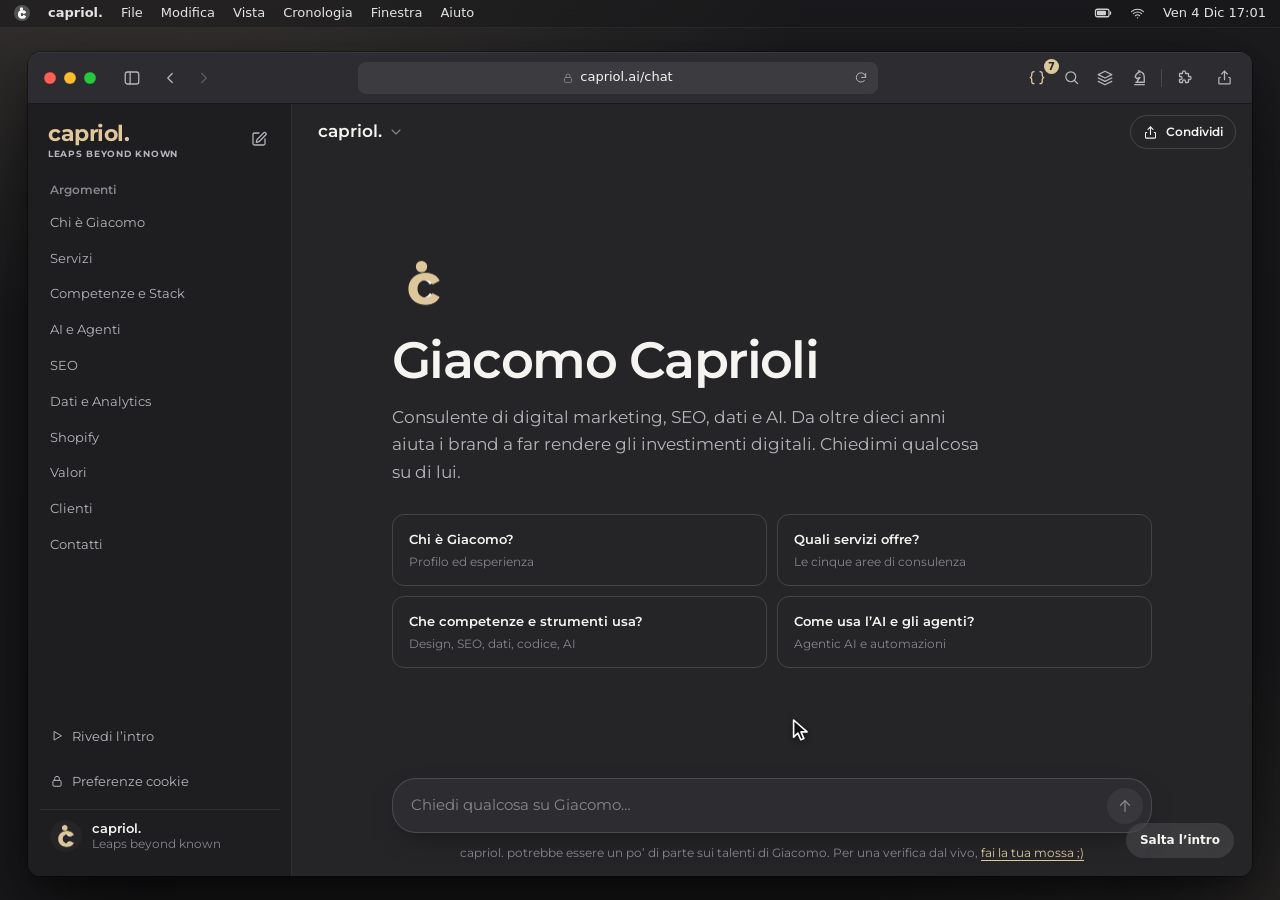
<file: index.html>
<!doctype html>
<html lang="it" dir="ltr">
<head>
  <meta charset="utf-8">
  <meta name="viewport" content="width=device-width, initial-scale=1, viewport-fit=cover">

  <!-- Google Tag Manager + Consent Mode v2
       I consensi partono "denied"; la scelta del visitatore viene salvata
       in localStorage e applicata qui alle visite successive. -->
  <script>
    window.dataLayer = window.dataLayer || [];
    function gtag(){dataLayer.push(arguments);}
    (function () {
      var choice = null;
      try { choice = localStorage.getItem('capriol:consent'); } catch (e) {}
      gtag('consent', 'default', {
        ad_storage: 'denied',
        ad_user_data: 'denied',
        ad_personalization: 'denied',
        analytics_storage: choice === 'granted' ? 'granted' : 'denied'
      });
    })();
    gtag('js', new Date());
    dataLayer.push({ 'gtm.start': new Date().getTime(), event: 'gtm.js' });
  </script>
  <script async src="https://www.googletagmanager.com/gtm.js?id=GTM-T5VM84TV"></script>
  <!-- End Google Tag Manager -->
  <title>Giacomo Caprioli | Consulente Digital Marketing, SEO, Data e AI</title>
  <meta name="description" content="Consulente di digital marketing con oltre 10 anni di esperienza: strategia, SEO, digital analytics, dati e AI agentica per far rendere gli investimenti.">
  <meta name="author" content="Giacomo Caprioli">
  <meta name="robots" content="index, follow, max-image-preview:large">
  <link rel="canonical" href="https://capriol.github.io/capriol/">

  <meta name="theme-color" content="#252528">
  <meta name="color-scheme" content="dark">

  <!-- Open Graph / social -->
  <meta property="og:type" content="profile">
  <meta property="og:locale" content="it_IT">
  <meta property="og:site_name" content="capriol.">
  <meta property="og:title" content="Giacomo Caprioli | Digital marketing, SEO, data e AI">
  <meta property="og:description" content="Un browser, un LLM e un dataLayer: il portfolio interattivo di Giacomo Caprioli, consulente di digital marketing.">
  <meta property="og:url" content="https://capriol.github.io/capriol/">
  <meta property="og:image" content="https://capriol.github.io/capriol/assets/img/og-image.png">
  <meta property="og:image:width" content="1200">
  <meta property="og:image:height" content="630">
  <meta property="og:image:alt" content="Finestra di browser con la chat di capriol. e il nome di Giacomo Caprioli">
  <meta property="profile:first_name" content="Giacomo">
  <meta property="profile:last_name" content="Caprioli">
  <meta name="twitter:card" content="summary_large_image">

  <!-- Icone -->
  <link rel="icon" href="assets/favicon/favicon.ico" sizes="48x48">
  <link rel="icon" href="assets/favicon/favicon-32.png" type="image/png" sizes="32x32">
  <link rel="apple-touch-icon" href="assets/favicon/apple-touch-icon.png">
  <link rel="manifest" href="site.webmanifest">

  <!-- Web app installabile: Android (manifest) e iOS (meta Apple + splash screen) -->
  <meta name="application-name" content="capriol.">
  <meta name="mobile-web-app-capable" content="yes">
  <meta name="apple-mobile-web-app-capable" content="yes">
  <meta name="apple-mobile-web-app-title" content="capriol.">
  <meta name="apple-mobile-web-app-status-bar-style" content="black-translucent">
  <meta name="format-detection" content="telephone=no">
  <link rel="apple-touch-startup-image" href="assets/img/pwa/splash/splash-1320x2868.png" media="(device-width: 440px) and (device-height: 956px) and (-webkit-device-pixel-ratio: 3) and (orientation: portrait)">
  <link rel="apple-touch-startup-image" href="assets/img/pwa/splash/splash-1206x2622.png" media="(device-width: 402px) and (device-height: 874px) and (-webkit-device-pixel-ratio: 3) and (orientation: portrait)">
  <link rel="apple-touch-startup-image" href="assets/img/pwa/splash/splash-1290x2796.png" media="(device-width: 430px) and (device-height: 932px) and (-webkit-device-pixel-ratio: 3) and (orientation: portrait)">
  <link rel="apple-touch-startup-image" href="assets/img/pwa/splash/splash-1179x2556.png" media="(device-width: 393px) and (device-height: 852px) and (-webkit-device-pixel-ratio: 3) and (orientation: portrait)">
  <link rel="apple-touch-startup-image" href="assets/img/pwa/splash/splash-1284x2778.png" media="(device-width: 428px) and (device-height: 926px) and (-webkit-device-pixel-ratio: 3) and (orientation: portrait)">
  <link rel="apple-touch-startup-image" href="assets/img/pwa/splash/splash-1170x2532.png" media="(device-width: 390px) and (device-height: 844px) and (-webkit-device-pixel-ratio: 3) and (orientation: portrait)">
  <link rel="apple-touch-startup-image" href="assets/img/pwa/splash/splash-1125x2436.png" media="(device-width: 375px) and (device-height: 812px) and (-webkit-device-pixel-ratio: 3) and (orientation: portrait)">
  <link rel="apple-touch-startup-image" href="assets/img/pwa/splash/splash-1242x2688.png" media="(device-width: 414px) and (device-height: 896px) and (-webkit-device-pixel-ratio: 3) and (orientation: portrait)">
  <link rel="apple-touch-startup-image" href="assets/img/pwa/splash/splash-828x1792.png" media="(device-width: 414px) and (device-height: 896px) and (-webkit-device-pixel-ratio: 2) and (orientation: portrait)">
  <link rel="apple-touch-startup-image" href="assets/img/pwa/splash/splash-750x1334.png" media="(device-width: 375px) and (device-height: 667px) and (-webkit-device-pixel-ratio: 2) and (orientation: portrait)">
  <link rel="apple-touch-startup-image" href="assets/img/pwa/splash/splash-1640x2360.png" media="(device-width: 820px) and (device-height: 1180px) and (-webkit-device-pixel-ratio: 2) and (orientation: portrait)">
  <link rel="apple-touch-startup-image" href="assets/img/pwa/splash/splash-2048x2732.png" media="(device-width: 1024px) and (device-height: 1366px) and (-webkit-device-pixel-ratio: 2) and (orientation: portrait)">

  <!-- Font self-hosted: nessuna chiamata a CDN di terze parti (GDPR) -->
  <link rel="preload" href="assets/fonts/montserrat-var-latin.woff2" as="font" type="font/woff2" crossorigin>

  <link rel="stylesheet" href="assets/css/tokens.css">
  <link rel="stylesheet" href="assets/css/base.css">
  <link rel="stylesheet" href="assets/css/desktop.css">
  <link rel="stylesheet" href="assets/css/browser.css">
  <link rel="stylesheet" href="assets/css/chat.css">
  <link rel="stylesheet" href="assets/css/blocks.css">
  <link rel="stylesheet" href="assets/css/extensions.css">

  <link rel="modulepreload" href="assets/js/main.js">
  <link rel="modulepreload" href="assets/js/modules/chat.js">
  <link rel="modulepreload" href="assets/js/modules/extensions/index.js">

  <!-- Dati strutturati -->
  <script type="application/ld+json">
  {
    "@context": "https://schema.org",
    "@graph": [
      {
        "@type": "ProfilePage",
        "@id": "https://capriol.github.io/capriol/#page",
        "url": "https://capriol.github.io/capriol/",
        "name": "Giacomo Caprioli | Consulente Digital Marketing, SEO, Data e AI",
        "inLanguage": "it-IT",
        "mainEntity": { "@id": "https://capriol.github.io/capriol/#person" }
      },
      {
        "@type": "Person",
        "@id": "https://capriol.github.io/capriol/#person",
        "name": "Giacomo Caprioli",
        "jobTitle": "Consulente di Digital Marketing",
        "description": "Consulente di digital marketing con oltre dieci anni di esperienza. Aiuta i brand a incrementare le performance delle loro piattaforme e a capitalizzare sugli investimenti digitali.",
        "image": "https://capriol.github.io/capriol/assets/img/brand/giacomo-caprioli.jpg",
        "email": "mailto:giacomo.caprioli@gmail.com",
        "telephone": "+39 347 0348852",
        "sameAs": ["https://www.linkedin.com/in/giacomo-caprioli/"],
        "url": "https://capriol.github.io/capriol/",
        "brand": { "@type": "Brand", "name": "capriol.", "slogan": "Leaps beyond known" },
        "knowsAbout": ["Digital marketing", "Search engine optimization", "Digital analytics", "Google Analytics 4", "Google Tag Manager", "Server-side tracking", "Google Cloud Run", "Google App Engine", "Consent management platform", "Iubenda", "Cookiebot", "OneTrust", "BigQuery", "SQL", "Looker Studio", "Funnel.io", "Python", "JavaScript", "Shopify", "Liquid", "Online advertising", "Graphic design", "UX design", "Artificial intelligence", "Agentic AI", "n8n", "OpenAI", "Anthropic", "OpenRouter", "Proxmox", "Hetzner", "Notion"],
        "makesOffer": [
          { "@type": "Offer", "itemOffered": { "@type": "Service", "name": "Consulting", "category": "Advisory" } },
          { "@type": "Offer", "itemOffered": { "@type": "Service", "name": "Comunicazione", "category": "Communications & Content" } },
          { "@type": "Offer", "itemOffered": { "@type": "Service", "name": "SEO", "category": "Web Optimization" } },
          { "@type": "Offer", "itemOffered": { "@type": "Service", "name": "Digital Intelligence & Analytics", "category": "MarTech & Data" } },
          { "@type": "Offer", "itemOffered": { "@type": "Service", "name": "Online Advertising", "category": "Digital Marketing" } }
        ]
      }
    ]
  }
  </script>

  <script type="module" src="assets/js/main.js"></script>
</head>
<body>
  <!-- Google Tag Manager (noscript) -->
  <noscript><iframe src="https://www.googletagmanager.com/ns.html?id=GTM-T5VM84TV" height="0" width="0" style="display:none;visibility:hidden" title="Google Tag Manager"></iframe></noscript>
  <a class="skip-link" href="#composer-input">Vai alla chat</a>

  <div class="desktop">
    <!-- Barra dei menu macOS: decorativa, tranne "Aiuto" -->
    <header class="menubar">
      <div class="menubar__group">
        <img class="menubar__logo" src="assets/img/brand/monogram.png" alt="" width="16" height="16">
        <span class="menubar__app" aria-hidden="true">capriol.</span>
        <span aria-hidden="true">File</span><span aria-hidden="true">Modifica</span><span aria-hidden="true">Vista</span><span aria-hidden="true">Cronologia</span><span aria-hidden="true">Finestra</span>
        <div class="menubar__menu-wrap">
          <button class="menubar__menu" id="menu-help" type="button" aria-haspopup="menu" aria-expanded="false">Aiuto</button>
        </div>
      </div>
      <div class="menubar__group" aria-hidden="true">
        <span class="menubar__icon"><svg class="icon " width="18" height="18" viewBox="0 0 24 24" fill="none" stroke="currentColor" stroke-width="1.7" stroke-linecap="round" stroke-linejoin="round" aria-hidden="true" focusable="false"><rect x="2" y="7" width="18" height="10" rx="2.5"/><rect x="4" y="9" width="12" height="6" rx="1" fill="currentColor" stroke="none"/><path d="M22 10.5v3"/></svg></span>
        <span class="menubar__icon"><svg class="icon " width="15" height="15" viewBox="0 0 24 24" fill="none" stroke="currentColor" stroke-width="1.7" stroke-linecap="round" stroke-linejoin="round" aria-hidden="true" focusable="false"><path d="M2.5 9a14 14 0 0 1 19 0"/><path d="M5.5 12.3a9.5 9.5 0 0 1 13 0"/><path d="M8.6 15.6a5 5 0 0 1 6.8 0"/><circle cx="12" cy="19" r="1" fill="currentColor" stroke="none"/></svg></span>
        <span class="menubar__clock" id="menubar-clock"></span>
      </div>
    </header>

    <!-- Finestra del browser -->
    <main class="browser" id="browser" aria-label="Browser con la chat di capriol.">
      <div class="toolbar">
        <div class="traffic">
          <span class="traffic__btn traffic__btn--close" aria-hidden="true"></span>
          <span class="traffic__btn traffic__btn--min" aria-hidden="true"></span>
          <button class="traffic__btn traffic__btn--zoom" id="btn-zoom" type="button" aria-label="Ingrandisci finestra" aria-pressed="false"></button>
        </div>
        <button class="tb-btn" id="btn-sidebar" type="button" aria-label="Mostra o nascondi la cronologia" aria-controls="sidebar" aria-expanded="true"><svg class="icon " width="18" height="18" viewBox="0 0 24 24" fill="none" stroke="currentColor" stroke-width="1.7" stroke-linecap="round" stroke-linejoin="round" aria-hidden="true" focusable="false"><rect x="3" y="4" width="18" height="16" rx="3"/><path d="M9.5 4v16"/></svg></button>
        <div class="tb-nav">
          <button class="tb-btn" id="btn-back" type="button" aria-label="Indietro: nuova chat"><svg class="icon " width="18" height="18" viewBox="0 0 24 24" fill="none" stroke="currentColor" stroke-width="1.7" stroke-linecap="round" stroke-linejoin="round" aria-hidden="true" focusable="false"><path d="m15 18-6-6 6-6"/></svg></button>
          <button class="tb-btn" type="button" aria-label="Avanti" disabled><svg class="icon " width="18" height="18" viewBox="0 0 24 24" fill="none" stroke="currentColor" stroke-width="1.7" stroke-linecap="round" stroke-linejoin="round" aria-hidden="true" focusable="false"><path d="m9 18 6-6-6-6"/></svg></button>
        </div>

        <div class="address" role="group" aria-label="Barra degli indirizzi">
          <span class="address__lock"><svg class="icon " width="12" height="12" viewBox="0 0 24 24" fill="none" stroke="currentColor" stroke-width="1.7" stroke-linecap="round" stroke-linejoin="round" aria-hidden="true" focusable="false"><rect x="5" y="11" width="14" height="10" rx="2"/><path d="M8 11V8a4 4 0 0 1 8 0v3"/></svg></span>
          <span class="address__text" id="address-text">capriol.ai/chat</span>
          <button class="tb-btn address__reload" id="btn-reload" type="button" aria-label="Ricarica la pagina"><svg class="icon " width="14" height="14" viewBox="0 0 24 24" fill="none" stroke="currentColor" stroke-width="1.7" stroke-linecap="round" stroke-linejoin="round" aria-hidden="true" focusable="false"><path d="M20 11a8 8 0 1 0-2.3 5.7"/><path d="M20 4v7h-7"/></svg></button>
          <span class="address__progress" id="load-progress" aria-hidden="true"></span>
        </div>

        <div class="extensions" role="toolbar" aria-label="Estensioni del browser">
          <button class="ext-btn ext-btn--brand" type="button" data-ext="datalayer" aria-label="DataLayer Inspector" title="DataLayer Inspector" aria-haspopup="dialog" aria-controls="ext-popover">
            <svg class="icon " width="18" height="18" viewBox="0 0 24 24" fill="none" stroke="currentColor" stroke-width="1.7" stroke-linecap="round" stroke-linejoin="round" aria-hidden="true" focusable="false"><path d="M8 3.5c-2 0-3 1-3 3v2.2c0 1.2-.8 2.3-2 2.8 1.2.5 2 1.6 2 2.8v2.2c0 2 1 3 3 3"/><path d="M16 3.5c2 0 3 1 3 3v2.2c0 1.2.8 2.3 2 2.8-1.2.5-2 1.6-2 2.8v2.2c0 2-1 3-3 3"/></svg><span class="ext-btn__badge" aria-hidden="true">0</span>
          </button>
          <button class="ext-btn" type="button" data-ext="seo" aria-label="SEO Inspector" title="SEO Inspector" aria-haspopup="dialog" aria-controls="ext-popover"><svg class="icon " width="17" height="17" viewBox="0 0 24 24" fill="none" stroke="currentColor" stroke-width="1.7" stroke-linecap="round" stroke-linejoin="round" aria-hidden="true" focusable="false"><circle cx="11" cy="11" r="7"/><path d="m20.5 20.5-4.6-4.6"/></svg></button>
          <button class="ext-btn" type="button" data-ext="stack" aria-label="Tech Stack" title="Tech Stack" aria-haspopup="dialog" aria-controls="ext-popover"><svg class="icon " width="18" height="18" viewBox="0 0 24 24" fill="none" stroke="currentColor" stroke-width="1.7" stroke-linecap="round" stroke-linejoin="round" aria-hidden="true" focusable="false"><path d="m12 3 9 4.5-9 4.5-9-4.5z"/><path d="m3 12 9 4.5 9-4.5"/><path d="m3 16.5 9 4.5 9-4.5"/></svg></button>
          <button class="ext-btn" type="button" data-ext="contact" aria-label="Fai la tua mossa: contatti" title="Fai la tua mossa" aria-haspopup="dialog" aria-controls="ext-popover"><svg class="icon " width="19" height="19" viewBox="0 0 24 24" fill="none" stroke="currentColor" stroke-width="1.7" stroke-linecap="round" stroke-linejoin="round" aria-hidden="true" focusable="false"><path d="M6 21h12"/><path d="M7.5 18h9.5"/><path d="M9 18c.3-2.6 1.7-4.3 3.6-6.1l-3.9 1.5-2.2-1.9c.5-2.8 2.4-4.9 5-5.9L11 3.4l2.4 1.4C16.5 5.5 18 8.5 18 12.2V18"/><circle cx="12.7" cy="8.4" r=".7" fill="currentColor" stroke="none"/></svg></button>
          <span class="extensions__divider" aria-hidden="true"></span>
          <button class="ext-btn" type="button" data-ext="manager" aria-label="Tutte le estensioni" title="Estensioni" aria-haspopup="dialog" aria-controls="ext-popover"><svg class="icon " width="18" height="18" viewBox="0 0 24 24" fill="none" stroke="currentColor" stroke-width="1.7" stroke-linecap="round" stroke-linejoin="round" aria-hidden="true" focusable="false"><path d="M10 4.5a2 2 0 0 1 4 0V6h3a1 1 0 0 1 1 1v3h1.5a2 2 0 0 1 0 4H18v3a1 1 0 0 1-1 1h-3v-1.5a2 2 0 0 0-4 0V18H7a1 1 0 0 1-1-1v-3h1.5a2 2 0 0 0 0-4H6V7a1 1 0 0 1 1-1h3z"/></svg></button>
        </div>
        <button class="tb-btn toolbar__share" id="btn-share-toolbar" type="button" aria-label="Condividi questa pagina"><svg class="icon " width="17" height="17" viewBox="0 0 24 24" fill="none" stroke="currentColor" stroke-width="1.7" stroke-linecap="round" stroke-linejoin="round" aria-hidden="true" focusable="false"><path d="M12 3v12"/><path d="m8 7 4-4 4 4"/><path d="M6 12H5a1 1 0 0 0-1 1v7a1 1 0 0 0 1 1h14a1 1 0 0 0 1-1v-7a1 1 0 0 0-1-1h-1"/></svg></button>
      </div>

      <div class="viewport">
        <div class="app" id="app">
          <aside class="sidebar" id="sidebar" aria-label="Cronologia della chat">
            <div class="sidebar__head">
              <a class="wordmark" href="./" aria-label="capriol., torna all’inizio">
                <span class="wordmark__name">capriol.</span>
                <span class="wordmark__tag">Leaps beyond known</span>
              </a>
              <button class="icon-btn" id="btn-new-chat" type="button" aria-label="Nuova chat" title="Nuova chat"><svg class="icon " width="18" height="18" viewBox="0 0 24 24" fill="none" stroke="currentColor" stroke-width="1.7" stroke-linecap="round" stroke-linejoin="round" aria-hidden="true" focusable="false"><path d="M12 4H6a2 2 0 0 0-2 2v12a2 2 0 0 0 2 2h12a2 2 0 0 0 2-2v-6"/><path d="M18.4 3.6a2 2 0 0 1 2.8 2.8L12 15.6l-3.6.8.8-3.6z"/></svg></button>
            </div>

            <nav class="sidebar__nav" aria-label="Argomenti">
              <p class="sidebar__label">Argomenti</p>
              <ul class="history" id="history-list">
                <li><span class="history__item">Chi è Giacomo</span></li>
                <li><span class="history__item">Servizi</span></li>
                <li><span class="history__item">Competenze e Stack</span></li>
                <li><span class="history__item">AI e Agenti</span></li>
                <li><span class="history__item">Shopify</span></li>
                <li><span class="history__item">Contatti</span></li>
              </ul>
            </nav>

            <div class="sidebar__foot">
              <button class="sidebar__replay" id="btn-replay" type="button"><svg class="icon " width="14" height="14" viewBox="0 0 24 24" fill="none" stroke="currentColor" stroke-width="1.7" stroke-linecap="round" stroke-linejoin="round" aria-hidden="true" focusable="false"><path d="M7 5v14l12-7z"/></svg><span>Rivedi l’intro</span></button>
              <button class="sidebar__replay" id="btn-consent" type="button"><svg class="icon " width="14" height="14" viewBox="0 0 24 24" fill="none" stroke="currentColor" stroke-width="1.7" stroke-linecap="round" stroke-linejoin="round" aria-hidden="true" focusable="false"><rect x="5" y="11" width="14" height="10" rx="2"/><path d="M8 11V8a4 4 0 0 1 8 0v3"/></svg><span>Preferenze cookie</span></button>
              <!-- Su mobile la barra dei menu non c'è: i file del menu Aiuto si aprono da qui -->
              <div class="sidebar__docs">
                <button class="sidebar__replay" type="button" data-open-doc="robots.txt"><svg class="icon " width="14" height="14" viewBox="0 0 24 24" fill="none" stroke="currentColor" stroke-width="1.7" stroke-linecap="round" stroke-linejoin="round" aria-hidden="true" focusable="false"><path d="M8 3.5c-2 0-3 1-3 3v2.2c0 1.2-.8 2.3-2 2.8 1.2.5 2 1.6 2 2.8v2.2c0 2 1 3 3 3"/><path d="M16 3.5c2 0 3 1 3 3v2.2c0 1.2.8 2.3 2 2.8-1.2.5-2 1.6-2 2.8v2.2c0 2-1 3-3 3"/></svg><span>robots.txt</span></button>
                <button class="sidebar__replay" type="button" data-open-doc="llms.txt"><svg class="icon " width="14" height="14" viewBox="0 0 24 24" fill="none" stroke="currentColor" stroke-width="1.7" stroke-linecap="round" stroke-linejoin="round" aria-hidden="true" focusable="false"><path d="M8 3.5c-2 0-3 1-3 3v2.2c0 1.2-.8 2.3-2 2.8 1.2.5 2 1.6 2 2.8v2.2c0 2 1 3 3 3"/><path d="M16 3.5c2 0 3 1 3 3v2.2c0 1.2.8 2.3 2 2.8-1.2.5-2 1.6-2 2.8v2.2c0 2-1 3-3 3"/></svg><span>llms.txt</span></button>
                <button class="sidebar__replay" id="btn-install" type="button"><svg class="icon " width="14" height="14" viewBox="0 0 24 24" fill="none" stroke="currentColor" stroke-width="1.7" stroke-linecap="round" stroke-linejoin="round" aria-hidden="true" focusable="false"><path d="M12 3v12"/><path d="m8 7 4-4 4 4"/><path d="M6 12H5a1 1 0 0 0-1 1v7a1 1 0 0 0 1 1h14a1 1 0 0 0 1-1v-7a1 1 0 0 0-1-1h-1"/></svg><span>Installa l’app</span></button>
              </div>
              <div class="model-card">
                <img src="assets/img/brand/monogram.png" alt="" width="32" height="32">
                <div>
                  <p class="model-card__name" data-model-name>capriol.</p>
                  <p class="model-card__tag">Leaps beyond known</p>
                </div>
              </div>
            </div>
          </aside>
          <div class="sidebar-scrim" id="sidebar-scrim"></div>

          <section class="chat" aria-label="Chat con capriol.">
            <header class="chat__top">
              <details class="model" id="model-menu">
                <summary><span data-model-name>capriol.</span><svg class="icon " width="16" height="16" viewBox="0 0 24 24" fill="none" stroke="currentColor" stroke-width="1.7" stroke-linecap="round" stroke-linejoin="round" aria-hidden="true" focusable="false"><path d="m6 9 6 6 6-6"/></svg></summary>
                <div class="model__menu">
                  <p class="model__row">
                    <img src="assets/img/brand/monogram.png" alt="" width="28" height="28">
                    <span data-model-name>capriol.</span>
                    <span class="model__version" data-model-version>11.26</span><svg class="icon " width="18" height="18" viewBox="0 0 24 24" fill="none" stroke="currentColor" stroke-width="1.7" stroke-linecap="round" stroke-linejoin="round" aria-hidden="true" focusable="false"><path d="m5 12.5 4.5 4.5L19 7.5"/></svg>
                  </p>
                  <p class="model__desc">Addestrato su oltre dieci anni di digital marketing, SEO, dati e AI. Risponde solo su Giacomo, e lo fa volentieri.</p>
                  <dl class="model__specs">
                    <div><dt>Versione</dt><dd data-model-version>11.26</dd></div>
                    <div><dt>Contesto</dt><dd>Tutto il portfolio</dd></div>
                    <div><dt>Fonte</dt><dd>Giacomo in persona</dd></div>
                    <div><dt>Disponibilità</dt><dd>Aperto a nuovi progetti</dd></div>
                  </dl>
                  <details class="model__notes" id="model-notes">
                    <summary>Novità della <span data-model-version>11.26</span></summary>
                    <p class="model__notes-intro">Ogni versione del modello è una revisione del portfolio: mese e anno.</p>
                    <ul id="model-notes-list"></ul>
                  </details>
                </div>
              </details>
              <button class="btn btn--ghost btn--sm" id="btn-share" type="button"><svg class="icon " width="15" height="15" viewBox="0 0 24 24" fill="none" stroke="currentColor" stroke-width="1.7" stroke-linecap="round" stroke-linejoin="round" aria-hidden="true" focusable="false"><path d="M12 3v12"/><path d="m8 7 4-4 4 4"/><path d="M6 12H5a1 1 0 0 0-1 1v7a1 1 0 0 0 1 1h14a1 1 0 0 0 1-1v-7a1 1 0 0 0-1-1h-1"/></svg><span>Condividi</span></button>
            </header>

            <div class="thread" id="thread" role="log" aria-label="Conversazione">
              <div class="welcome">
                <img class="welcome__mark" src="assets/img/brand/monogram.png" alt="" width="64" height="64">
                <h1 class="welcome__title">Giacomo Caprioli</h1>
                <p class="welcome__lead">Consulente di digital marketing, SEO, dati e AI. Da oltre dieci anni aiuta i brand a far rendere gli investimenti digitali. Chiedimi qualcosa su di lui.</p>
                <ul class="suggestions">
                  <li><button class="suggestion" type="button" data-intent="about"><span class="suggestion__title">Chi è Giacomo?</span><span class="suggestion__hint">Profilo ed esperienza</span></button></li>
                  <li><button class="suggestion" type="button" data-intent="services"><span class="suggestion__title">Quali servizi offre?</span><span class="suggestion__hint">Le cinque aree di consulenza</span></button></li>
                  <li><button class="suggestion" type="button" data-intent="stack"><span class="suggestion__title">Che competenze e strumenti usa?</span><span class="suggestion__hint">Design, SEO, dati, codice, AI</span></button></li>
                  <li><button class="suggestion" type="button" data-intent="ai"><span class="suggestion__title">Come usa l’AI e gli agenti?</span><span class="suggestion__hint">Agentic AI e automazioni</span></button></li>
                </ul>
              </div>
            </div>

            <form class="composer" id="composer" autocomplete="off">
              <label class="sr-only" for="composer-input">Scrivi una domanda su Giacomo</label>
              <textarea id="composer-input" rows="1" placeholder="Chiedi qualcosa su Giacomo…" enterkeyhint="send"></textarea>
              <button class="composer__send" id="composer-send" type="submit" aria-label="Invia messaggio"><svg class="icon " width="18" height="18" viewBox="0 0 24 24" fill="none" stroke="currentColor" stroke-width="1.7" stroke-linecap="round" stroke-linejoin="round" aria-hidden="true" focusable="false"><path d="M12 19V5"/><path d="m6 11 6-6 6 6"/></svg></button>
            </form>
            <p class="disclaimer">capriol. potrebbe essere un po’ di parte sui talenti di Giacomo. Per una verifica dal vivo, <a href="mailto:giacomo.caprioli@gmail.com">fai la tua mossa ;)</a></p>
          </section>
        </div>
      </div>

      <!-- Popover delle estensioni: il contenuto viene montato da JS -->
      <div class="ext-popover" id="ext-popover" role="dialog" aria-labelledby="ext-title" aria-describedby="ext-subtitle" hidden>
        <header class="ext-popover__head">
          <span class="ext-popover__icon" aria-hidden="true"></span>
          <div>
            <h2 id="ext-title">Estensione</h2>
            <p id="ext-subtitle"></p>
          </div>
          <button class="icon-btn ext-popover__close" type="button" aria-label="Chiudi estensione"><svg class="icon " width="16" height="16" viewBox="0 0 24 24" fill="none" stroke="currentColor" stroke-width="1.7" stroke-linecap="round" stroke-linejoin="round" aria-hidden="true" focusable="false"><path d="M6 6l12 12M18 6 6 18"/></svg></button>
        </header>
        <div class="ext-popover__body"></div>
      </div>

      <button class="skip-intro" id="skip-intro" type="button" hidden>Salta l’intro</button>
    </main>
  </div>

  <!-- Cursore dell'intro (freccia macOS) -->
  <div class="cursor" id="cursor" aria-hidden="true">
    <svg viewBox="0 0 26 26"><path d="M6 3v17.2l4.3-4.1 2.9 6.6 3-1.3-2.8-6.5h6.1z" fill="#111" stroke="#fff" stroke-width="1.6" stroke-linejoin="round"/></svg>
  </div>

  <noscript>
    <div class="noscript">
      <div class="noscript__inner">
        <h2>Giacomo Caprioli, consulente di digital marketing</h2>
        <p>Consulente marketing con più di un decennio di esperienza nel digital marketing. Aiuta i brand a incrementare le performance delle loro piattaforme e a capitalizzare sugli investimenti digitali.</p>
        <h2>Servizi</h2>
        <ul>
          <li>Advisory: consulting</li>
          <li>Communications &amp; Content: comunicazione</li>
          <li>Web Optimization: SEO</li>
          <li>MarTech &amp; Data: digital intelligence e analytics</li>
          <li>Digital Marketing: online advertising</li>
        </ul>
        <h2>Valori</h2>
        <p>Relazione, trasparenza, proattività, approcci su misura.</p>
        <h2>Contatti</h2>
        <p><a href="mailto:giacomo.caprioli@gmail.com">giacomo.caprioli@gmail.com</a> · <a href="tel:+393470348852">(+39) 347 0348852</a> · <a href="https://www.linkedin.com/in/giacomo-caprioli/">LinkedIn</a></p>
        <p>Questa pagina è un’esperienza interattiva: attiva JavaScript per usare la chat e le estensioni.</p>
      </div>
    </div>
  </noscript>
</body>
</html>
</file>
<file: assets/css/tokens.css>
/* ==========================================================================
   Design tokens
   Palette e tipografia derivano dal deck "Proposta progetto" di capriol.:
   antracite #252528, oro champagne #DEC79B, bianco, Montserrat.
   ========================================================================== */

@font-face {
  font-family: 'Montserrat';
  src: url('../fonts/montserrat-var-latin.woff2') format('woff2');
  font-weight: 100 900;
  font-style: normal;
  font-display: swap;
}

@font-face {
  font-family: 'JetBrains Mono';
  src: url('../fonts/jetbrains-mono-var-latin.woff2') format('woff2');
  font-weight: 100 800;
  font-style: normal;
  font-display: swap;
}

:root {
  color-scheme: dark;

  /* Superfici: dal desktop (più scuro) ai pannelli in rilievo */
  --desk: #18181a;
  --ink-2: #1e1e21;   /* sidebar */
  --ink: #252528;     /* colore brand: area della pagina */
  --ink-3: #2d2d31;   /* card, toolbar */
  --ink-4: #37373c;   /* hover, bolle utente */

  --line: rgba(255, 255, 255, 0.08);
  --line-strong: rgba(255, 255, 255, 0.14);

  /* Testo */
  --text: #f5f4f1;
  --text-2: #b6b5ba;
  --text-3: #87868d;

  /* Oro brand */
  --gold: #dec79b;
  --gold-strong: #ead8b4;
  --gold-soft: rgba(222, 199, 155, 0.12);
  --gold-line: rgba(222, 199, 155, 0.35);
  --on-gold: #252528;

  /* Stati (estensione SEO) */
  --good: #8ccb9a;
  --warn: #e8b45f;
  --bad: #e8806f;

  /* Sintassi JSON */
  --j-key: var(--gold);
  --j-str: #b9d3a6;
  --j-num: #a9bbef;
  --j-bool: #e2a6c8;
  --j-null: var(--text-3);

  /* Semafori macOS */
  --tl-close: #ff5f57;
  --tl-min: #febc2e;
  --tl-zoom: #28c840;

  /* Tipografia
     - brand: Montserrat, voce di capriol. (contenuti della "pagina")
     - ui: font di sistema, per una cornice browser credibile
     - mono: JetBrains Mono, solo dove il contenuto è codice o dati */
  --font-brand: 'Montserrat', ui-sans-serif, system-ui, -apple-system, 'Segoe UI', sans-serif;
  --font-ui: -apple-system, BlinkMacSystemFont, 'SF Pro Text', 'Segoe UI', Roboto, system-ui, sans-serif;
  --font-mono: 'JetBrains Mono', ui-monospace, 'SF Mono', Menlo, Consolas, monospace;

  --fs-xs: 0.75rem;
  --fs-sm: 0.8125rem;
  --fs-base: 0.9375rem;
  --fs-md: 1.0625rem;
  --fs-lg: 1.25rem;
  --fs-display: clamp(2.1rem, 1.4rem + 2.6vw, 3.2rem);

  /* Forma: raggi diversi per livelli diversi */
  --r-window: 12px;
  --r-lg: 18px;
  --r-md: 12px;
  --r-sm: 8px;
  --r-pill: 999px;

  --shadow-window:
    0 0 0 0.5px rgba(0, 0, 0, 0.7),
    0 34px 90px -12px rgba(0, 0, 0, 0.7),
    0 12px 28px -8px rgba(0, 0, 0, 0.45);
  --shadow-pop:
    0 0 0 0.5px rgba(0, 0, 0, 0.6),
    0 22px 60px -14px rgba(0, 0, 0, 0.75);

  --ease: cubic-bezier(0.2, 0.7, 0.2, 1);
  --ease-cursor: cubic-bezier(0.55, 0.05, 0.25, 1);

  --menubar-h: 28px;
  --toolbar-h: 52px;
}
</file>
<file: assets/css/base.css>
/* ==========================================================================
   Base: reset, elementi comuni, pulsanti, accessibilità
   ========================================================================== */

*,
*::before,
*::after { box-sizing: border-box; }

html { -webkit-text-size-adjust: 100%; text-size-adjust: 100%; }

body {
  margin: 0;
  min-height: 100dvh;
  background: var(--desk);
  color: var(--text);
  font-family: var(--font-brand);
  font-size: var(--fs-base);
  line-height: 1.6;
  -webkit-font-smoothing: antialiased;
  -moz-osx-font-smoothing: grayscale;
  overflow: hidden;
}

h1, h2, h3, p, ul, ol, dl, dd, figure, blockquote { margin: 0; }
ul, ol { padding: 0; list-style: none; }
img, svg, picture { display: block; max-width: 100%; }
.icon { flex: none; }
button, input, textarea { font: inherit; color: inherit; }
button { cursor: pointer; background: none; border: 0; padding: 0; }
button:disabled { cursor: default; }
a { color: var(--gold); text-underline-offset: 3px; text-decoration-thickness: 1px; }
a:hover { color: var(--gold-strong); }
code { font-family: var(--font-mono); font-size: 0.92em; }
strong { font-weight: 600; color: var(--text); }

::selection { background: var(--gold); color: var(--on-gold); }

:focus-visible {
  outline: 2px solid var(--gold);
  outline-offset: 2px;
  border-radius: 6px;
}

.sr-only {
  position: absolute !important;
  width: 1px; height: 1px;
  padding: 0; margin: -1px;
  overflow: hidden; clip: rect(0 0 0 0);
  white-space: nowrap; border: 0;
}

.skip-link {
  position: fixed;
  top: 8px; left: 8px;
  z-index: 100;
  padding: 8px 14px;
  border-radius: var(--r-sm);
  background: var(--gold);
  color: var(--on-gold);
  font-weight: 600;
  transform: translateY(-150%);
}
.skip-link:focus { transform: none; color: var(--on-gold); }

/* ---------- Pulsanti ---------- */

.btn {
  display: inline-flex;
  align-items: center;
  gap: 8px;
  min-height: 38px;
  padding: 8px 16px;
  border-radius: var(--r-pill);
  font-size: var(--fs-sm);
  font-weight: 600;
  text-decoration: none;
  white-space: nowrap;
  transition: background-color 0.15s, border-color 0.15s, color 0.15s;
}
.btn--sm { min-height: 32px; padding: 6px 12px; font-size: var(--fs-xs); }

.btn--gold { background: var(--gold); color: var(--on-gold); }
.btn--gold:hover { background: var(--gold-strong); color: var(--on-gold); }

.btn--ghost { border: 1px solid var(--line-strong); color: var(--text); }
.btn--ghost:hover { border-color: var(--gold-line); background: var(--gold-soft); color: var(--text); }

.icon-btn {
  display: inline-grid;
  place-items: center;
  width: 34px; height: 34px;
  border-radius: var(--r-sm);
  color: var(--text-2);
  transition: background-color 0.15s, color 0.15s;
}
.icon-btn:hover { background: rgba(255, 255, 255, 0.07); color: var(--text); }
.icon-btn--sm { width: 30px; height: 30px; }
.icon-btn[aria-pressed='true'] { color: var(--gold); }

/* ---------- Chip ---------- */

.chips { display: flex; flex-wrap: wrap; gap: 6px; }
.chip {
  display: inline-flex;
  align-items: center;
  padding: 4px 11px;
  border: 1px solid var(--line-strong);
  border-radius: var(--r-pill);
  font-size: var(--fs-xs);
  font-weight: 500;
  color: var(--text-2);
  line-height: 1.5;
}
.chip--action {
  padding: 7px 14px;
  font-size: var(--fs-sm);
  color: var(--text);
  text-align: left;
  transition: border-color 0.15s, background-color 0.15s;
}
.chip--action:hover { border-color: var(--gold-line); background: var(--gold-soft); }

/* ---------- Toast ---------- */

.toast {
  position: fixed;
  left: 50%; bottom: 28px;
  z-index: 90;
  padding: 10px 16px;
  border-radius: var(--r-pill);
  background: var(--text);
  color: var(--ink);
  font-size: var(--fs-sm);
  font-weight: 600;
  box-shadow: var(--shadow-pop);
  opacity: 0;
  transform: translate(-50%, 10px);
  pointer-events: none;
  transition: opacity 0.2s, transform 0.2s var(--ease);
}
.toast.is-visible { opacity: 1; transform: translate(-50%, 0); }

/* ---------- Fallback senza JavaScript ---------- */

.noscript {
  position: fixed; inset: 0;
  z-index: 200;
  overflow: auto;
  padding: 48px 24px;
  background: var(--ink);
}
.noscript__inner { max-width: 62ch; margin: 0 auto; display: grid; gap: 16px; }
.noscript h2 { font-size: var(--fs-lg); color: var(--gold); margin-top: 16px; }
.noscript li { list-style: disc; margin-left: 1.2em; }

@media (prefers-reduced-motion: reduce) {
  *, *::before, *::after {
    animation-duration: 0.01ms !important;
    animation-iteration-count: 1 !important;
    transition-duration: 0.01ms !important;
    scroll-behavior: auto !important;
  }
}

/* Chip con sotto-voci (es. Server Side Tracking → Cloud Run, App Engine) */
.chip--group { gap: 8px; padding: 3px 4px 3px 11px; border-color: var(--gold-line); color: var(--text); }
.chips--nested { display: inline-flex; flex-wrap: wrap; gap: 4px; }
.chip--sub {
  padding: 1px 8px;
  border: 0;
  background: var(--gold-soft);
  color: var(--gold);
  font-size: 11px;
}
</file>
<file: assets/css/desktop.css>
/* ==========================================================================
   Desktop macOS: sfondo e barra dei menu
   ========================================================================== */

.desktop {
  position: relative;
  min-height: 100dvh;
  display: grid;
  grid-template-rows: var(--menubar-h) 1fr;
  background:
    radial-gradient(1100px 700px at 12% -12%, rgba(222, 199, 155, 0.17), transparent 62%),
    radial-gradient(900px 620px at 108% 112%, rgba(222, 199, 155, 0.09), transparent 60%),
    linear-gradient(180deg, #1b1b1e 0%, var(--desk) 100%);
}

/* Monogramma in filigrana, come nel deck */
.desktop::before {
  content: '';
  position: absolute;
  right: 4vw; bottom: 6vh;
  width: 34vmin; height: 34vmin;
  background: url('../img/brand/monogram.png') center / contain no-repeat;
  opacity: 0.05;
  filter: grayscale(1);
  pointer-events: none;
}

.menubar {
  position: relative;
  z-index: 5;
  display: flex;
  align-items: center;
  justify-content: space-between;
  height: var(--menubar-h);
  padding: 0 14px;
  background: rgba(24, 24, 26, 0.55);
  backdrop-filter: saturate(160%) blur(20px);
  -webkit-backdrop-filter: saturate(160%) blur(20px);
  border-bottom: 0.5px solid rgba(255, 255, 255, 0.06);
  font-family: var(--font-ui);
  font-size: 13px;
  color: rgba(255, 255, 255, 0.88);
  user-select: none;
}

.menubar__group { display: flex; align-items: center; gap: 18px; }
.menubar__logo { width: 16px; height: 16px; filter: grayscale(1) brightness(2.2); }
.menubar__app { font-weight: 700; }
.menubar__icon { display: inline-flex; opacity: 0.9; }
.menubar__clock { font-variant-numeric: tabular-nums; text-transform: capitalize; }

/* ---------- Menu "Aiuto" (unica voce interattiva) ---------- */

.menubar__menu-wrap { position: relative; }
.menubar__menu {
  padding: 1px 8px;
  margin: 0 -8px;
  border-radius: 5px;
  font: inherit;
  color: inherit;
}
.menubar__menu:hover,
.menubar__menu.is-active { background: rgba(255, 255, 255, 0.16); }

.mac-menu {
  position: absolute;
  top: calc(100% + 4px);
  left: -8px;
  z-index: 70;
  display: grid;
  width: 330px;
  padding: 5px;
  border: 0.5px solid rgba(255, 255, 255, 0.14);
  border-radius: 9px;
  background: rgba(40, 40, 44, 0.86);
  backdrop-filter: blur(30px) saturate(160%);
  -webkit-backdrop-filter: blur(30px) saturate(160%);
  box-shadow: 0 14px 40px -8px rgba(0, 0, 0, 0.6), 0 0 0 0.5px rgba(0, 0, 0, 0.6);
}
.mac-menu[hidden] { display: none; }
.mac-menu__label { padding: 4px 9px 2px; font-size: 11px; font-weight: 600; color: rgba(255, 255, 255, 0.45); }
.mac-menu__item {
  display: grid;
  gap: 0;
  width: 100%;
  padding: 4px 9px 5px;
  border-radius: 5px;
  font: 13px/1.35 var(--font-ui);
  color: var(--text);
  text-align: left;
}
.mac-menu__hint { font-size: 11.5px; color: rgba(255, 255, 255, 0.5); }
.mac-menu__item:hover,
.mac-menu__item:focus-visible { background: var(--gold); color: var(--on-gold); outline: none; }
.mac-menu__item:hover .mac-menu__hint,
.mac-menu__item:focus-visible .mac-menu__hint { color: rgba(37, 37, 40, 0.75); }
.mac-menu__sep { margin: 5px 9px; border: 0; border-top: 1px solid rgba(255, 255, 255, 0.1); }
</file>
<file: assets/css/browser.css>
/* ==========================================================================
   Finestra del browser (stile Safari su macOS) ed estensioni in toolbar
   ========================================================================== */

.browser {
  position: relative;
  z-index: 2;
  display: grid;
  grid-template-rows: var(--toolbar-h) 1fr;
  width: min(1320px, calc(100vw - 56px));
  height: calc(100dvh - var(--menubar-h) - 48px);
  min-height: 520px;
  margin: 24px auto;
  border-radius: var(--r-window);
  background: var(--ink);
  box-shadow: var(--shadow-window);
  overflow: hidden;
  transition: width 0.35s var(--ease), height 0.35s var(--ease), margin 0.35s var(--ease), border-radius 0.35s;
}

.browser.is-zoomed {
  width: 100vw;
  height: calc(100dvh - var(--menubar-h));
  margin: 0;
  border-radius: 0;
}

/* ---------- Toolbar ---------- */

.toolbar {
  position: relative;
  display: flex;
  align-items: center;
  gap: 6px;
  padding: 0 12px 0 16px;
  background: var(--ink-3);
  border-bottom: 1px solid rgba(0, 0, 0, 0.45);
  box-shadow: inset 0 1px 0 rgba(255, 255, 255, 0.06);
  font-family: var(--font-ui);
  user-select: none;
}

.traffic { display: flex; gap: 8px; margin-right: 14px; }
.traffic__btn {
  position: relative;
  width: 12px; height: 12px;
  border-radius: 50%;
  box-shadow: inset 0 0 0 0.5px rgba(0, 0, 0, 0.25);
}
.traffic__btn--close { background: var(--tl-close); }
.traffic__btn--min { background: var(--tl-min); }
.traffic__btn--zoom { background: var(--tl-zoom); }
.traffic__btn--zoom::after {
  content: '';
  position: absolute; inset: 3px;
  background:
    linear-gradient(135deg, rgba(0, 60, 0, 0.75) 0 40%, transparent 40% 60%, rgba(0, 60, 0, 0.75) 60%);
  clip-path: polygon(0 0, 70% 0, 0 70%, 30% 100%, 100% 100%, 100% 30%);
  opacity: 0;
  transition: opacity 0.15s;
}
.traffic:hover .traffic__btn--zoom::after,
.traffic__btn--zoom:focus-visible::after { opacity: 1; }

.tb-btn {
  display: inline-grid;
  place-items: center;
  width: 32px; height: 28px;
  border-radius: 6px;
  color: var(--text-2);
  transition: background-color 0.15s, color 0.15s;
}
.tb-btn:hover:not(:disabled) { background: rgba(255, 255, 255, 0.08); color: var(--text); }
.tb-btn:disabled { opacity: 0.35; }
.tb-nav { display: flex; gap: 2px; }

/* Barra degli indirizzi */
.address {
  position: relative;
  flex: 1 1 auto;
  display: flex;
  align-items: center;
  justify-content: center;
  gap: 6px;
  max-width: 520px;
  height: 32px;
  margin: 0 auto;
  padding: 0 34px;
  border-radius: var(--r-sm);
  background: rgba(255, 255, 255, 0.07);
  color: var(--text);
  font-size: 13px;
  overflow: hidden;
}
.address__lock { color: var(--text-3); flex: none; }
.address__text { min-width: 0; overflow: hidden; text-overflow: ellipsis; white-space: nowrap; }
.address__reload { position: absolute; right: 4px; width: 26px; height: 24px; }

.address__progress {
  position: absolute;
  left: 0; bottom: 0;
  height: 2px;
  width: 0;
  background: var(--gold);
  opacity: 1;
}
.address__progress.is-loading { width: 78%; transition: width 0.8s var(--ease); }
.address__progress.is-done { width: 100%; opacity: 0; transition: width 0.2s, opacity 0.35s 0.2s; }

/* Estensioni */
.extensions { display: flex; align-items: center; gap: 2px; margin-left: 6px; }
.extensions__divider { width: 1px; height: 18px; margin: 0 4px; background: var(--line-strong); }

.ext-btn {
  position: relative;
  display: inline-grid;
  place-items: center;
  width: 32px; height: 28px;
  border-radius: 6px;
  color: var(--text-2);
  transition: background-color 0.15s, color 0.15s;
}
.ext-btn:hover { background: rgba(255, 255, 255, 0.08); color: var(--text); }
.ext-btn[aria-expanded='true'] { background: var(--gold-soft); color: var(--gold); }
.ext-btn--brand { color: var(--gold); }

.ext-btn__badge {
  position: absolute;
  top: -5px; right: -6px;
  min-width: 15px; height: 15px;
  padding: 0 4px;
  box-shadow: 0 0 0 2px var(--ink-3);
  border-radius: var(--r-pill);
  background: var(--gold);
  color: var(--on-gold);
  font-size: 10px;
  font-weight: 700;
  line-height: 15px;
  text-align: center;
  font-variant-numeric: tabular-nums;
}
.ext-btn__badge.is-bumped { animation: bump 0.35s var(--ease); }
@keyframes bump { 40% { transform: scale(1.3); } }

.toolbar__share { margin-left: 2px; }

/* ---------- Area pagina ---------- */

.viewport { position: relative; min-height: 0; overflow: hidden; }

/* ---------- Intro: cursore e pulsante "salta" ---------- */

.cursor {
  position: fixed;
  top: 0; left: 0;
  z-index: 80;
  width: 26px; height: 26px;
  margin: -3px 0 0 -6px; /* allinea la punta della freccia al punto */
  opacity: 0;
  pointer-events: none;
  transform: translate(-100px, -100px);
  transition: transform var(--dur, 600ms) var(--ease-cursor), opacity 0.25s;
  filter: drop-shadow(0 2px 3px rgba(0, 0, 0, 0.45));
}
.cursor.is-visible { opacity: 1; }
.cursor svg { width: 100%; height: 100%; transition: transform 0.12s; transform-origin: 6px 3px; }
.cursor.is-clicking svg { transform: scale(0.82); }
.cursor::after {
  content: '';
  position: absolute;
  left: 6px; top: 3px;
  width: 34px; height: 34px;
  margin: -17px 0 0 -17px;
  border: 2px solid var(--gold);
  border-radius: 50%;
  opacity: 0;
  transform: scale(0.3);
}
.cursor.is-clicking::after { animation: ripple 0.45s var(--ease); }
@keyframes ripple {
  0% { opacity: 0.9; transform: scale(0.3); }
  100% { opacity: 0; transform: scale(1.2); }
}

.skip-intro {
  position: absolute;
  right: 18px; bottom: 18px;
  z-index: 30;
  padding: 8px 14px;
  border-radius: var(--r-pill);
  background: rgba(255, 255, 255, 0.1);
  backdrop-filter: blur(12px);
  -webkit-backdrop-filter: blur(12px);
  color: var(--text);
  font-family: var(--font-ui);
  font-size: var(--fs-xs);
  font-weight: 600;
}
.skip-intro:hover { background: rgba(255, 255, 255, 0.16); }

/* ---------- Responsive ---------- */

@media (max-width: 720px) {
  body { overflow: auto; }
  .desktop { display: block; }
  .desktop::before, .menubar { display: none; }
  .browser,
  .browser.is-zoomed {
    width: 100%;
    height: 100dvh;
    min-height: 0;
    margin: 0;
    border-radius: 0;
    box-shadow: none;
  }
  .toolbar { gap: 2px; padding: 0 6px; padding-top: env(safe-area-inset-top, 0px); }
  .browser { grid-template-rows: calc(var(--toolbar-h) + env(safe-area-inset-top, 0px)) 1fr; }
  .traffic, .tb-nav, .toolbar__share { display: none; }
  .address { justify-content: flex-start; margin: 0 4px; padding-left: 10px; }
  .extensions { margin-left: 0; }
  .extensions__divider { margin: 0 2px; }
}

@media (max-width: 380px) {
  .address__reload { display: none; }
  .address { padding-right: 10px; }
  .ext-btn { width: 29px; }
}

/* ---------- Vista file di testo (robots.txt, llms.txt, sitemap.xml) ---------- */

.doc-view {
  position: absolute;
  inset: 0;
  z-index: 45;
  display: grid;
  grid-template-rows: auto minmax(0, 1fr);
  background: var(--ink);
}
.doc-view[hidden] { display: none; }
.doc-view.is-open { animation: doc-in 0.25s var(--ease); }
@keyframes doc-in { from { opacity: 0; } }

.doc-view__bar {
  display: flex;
  align-items: center;
  flex-wrap: wrap;
  gap: 12px 14px;
  padding: 12px 18px;
  border-bottom: 1px solid var(--line);
  background: var(--ink-2);
}
.doc-view__icon {
  display: grid; place-items: center;
  flex: none;
  width: 32px; height: 32px;
  border-radius: 8px;
  background: var(--gold);
  color: var(--on-gold);
}
.doc-view__meta { flex: 1 1 220px; min-width: 0; }
.doc-view__title { font-family: var(--font-mono); font-size: var(--fs-base); font-weight: 600; }
.doc-view__title:focus { outline: none; }
.doc-view__desc { font-size: var(--fs-xs); color: var(--text-2); }
.doc-view__actions { display: flex; flex-wrap: wrap; gap: 8px; }

.doc-view__text {
  margin: 0;
  padding: 24px 28px 40px;
  overflow: auto;
  font-family: var(--font-mono);
  font-size: 12.5px;
  line-height: 1.6;
  color: #e3e1db;
  white-space: pre-wrap;
  overflow-wrap: anywhere;
  tab-size: 2;
}

@media (max-width: 720px) {
  .doc-view__bar { padding: 10px 14px; }
  .doc-view__text { padding: 16px 14px 32px; font-size: 11px; }
}

/* App installata (standalone): su iPad la barra di stato iOS è sovrapposta al contenuto */
@media (display-mode: standalone) and (min-width: 721px) {
  .desktop { padding-top: env(safe-area-inset-top, 0px); }
  .browser { height: calc(100dvh - var(--menubar-h) - 48px - env(safe-area-inset-top, 0px)); }
}
</file>
<file: assets/css/chat.css>
/* ==========================================================================
   La "pagina" visitata: un'interfaccia da LLM con il brand capriol.
   ========================================================================== */

.app {
  position: relative;
  display: grid;
  grid-template-columns: 264px minmax(0, 1fr);
  grid-template-rows: minmax(0, 1fr);
  height: 100%;
  transition: grid-template-columns 0.3s var(--ease);
}
.app.sidebar-closed { grid-template-columns: 0 minmax(0, 1fr); }

/* ---------- Sidebar ---------- */

.sidebar {
  display: grid;
  grid-template-rows: auto 1fr auto;
  gap: 18px;
  min-width: 0;
  min-height: 0;
  padding: 14px 12px;
  background: var(--ink-2);
  border-right: 1px solid var(--line);
  overflow: hidden;
}
.sidebar-closed .sidebar { visibility: hidden; padding-inline: 0; border: 0; }
.sidebar > * { min-width: 240px; }

.sidebar__head { display: flex; align-items: flex-start; justify-content: space-between; padding: 4px 4px 0 8px; }

.wordmark { display: grid; gap: 1px; color: var(--gold); text-decoration: none; }
.wordmark:hover { color: var(--gold-strong); }
.wordmark__name { font-size: 1.375rem; font-weight: 700; letter-spacing: -0.02em; line-height: 1.1; }
.wordmark__tag { font-size: 0.5625rem; font-weight: 700; letter-spacing: 0.08em; text-transform: uppercase; color: var(--text-2); }

.sidebar__nav { min-height: 0; overflow-y: auto; }
.sidebar__label { padding: 0 10px 6px; font-size: var(--fs-xs); font-weight: 600; color: var(--text-3); }

.history { display: grid; gap: 1px; }
.history__item {
  width: 100%;
  padding: 7px 10px;
  border-radius: var(--r-sm);
  font-size: var(--fs-sm);
  color: var(--text-2);
  text-align: left;
  white-space: nowrap;
  overflow: hidden;
  text-overflow: ellipsis;
  transition: background-color 0.15s, color 0.15s;
}
.history__item:hover { background: rgba(255, 255, 255, 0.05); color: var(--text); }
.history__item[aria-current] { background: var(--ink-4); color: var(--text); }

.sidebar__foot { display: grid; gap: 10px; }
.sidebar__replay {
  display: flex; align-items: center; gap: 8px;
  padding: 7px 10px;
  border-radius: var(--r-sm);
  font-size: var(--fs-sm);
  color: var(--text-2);
}
.sidebar__replay:hover { background: rgba(255, 255, 255, 0.05); color: var(--text); }

.model-card {
  display: flex; align-items: center; gap: 10px;
  padding: 10px;
  border-top: 1px solid var(--line);
}
.model-card img { width: 32px; height: 32px; border-radius: 50%; }
.model-card__name { font-size: var(--fs-sm); font-weight: 600; line-height: 1.3; }
.model-card__tag { font-size: var(--fs-xs); color: var(--text-3); line-height: 1.3; }

.sidebar-scrim { display: none; }

/* ---------- Colonna chat ---------- */

.chat {
  --col: 760px;
  --gutter: max(24px, calc((100% - var(--col)) / 2));
  position: relative;
  display: grid;
  grid-template-rows: auto minmax(0, 1fr) auto auto;
  min-width: 0;
  min-height: 0;
  background: var(--ink);
}

.chat__top {
  position: relative;
  z-index: 10;
  display: flex;
  align-items: center;
  justify-content: space-between;
  gap: 12px;
  height: 56px;
  padding: 0 16px;
}

/* Selettore del modello */
.model { position: relative; }
.model > summary {
  display: flex; align-items: center; gap: 6px;
  padding: 6px 10px;
  border-radius: var(--r-sm);
  list-style: none;
  font-size: var(--fs-md);
  font-weight: 600;
  cursor: pointer;
}
.model > summary::-webkit-details-marker { display: none; }
.model > summary:hover { background: rgba(255, 255, 255, 0.05); }
.model > summary .icon { color: var(--text-3); transition: transform 0.2s; }
.model[open] > summary .icon { transform: rotate(180deg); }

.model__menu {
  position: absolute;
  top: calc(100% + 6px); left: 0;
  width: min(340px, 80vw);
  display: grid; gap: 10px;
  padding: 14px;
  border: 1px solid var(--line);
  border-radius: var(--r-md);
  background: var(--ink-3);
  box-shadow: var(--shadow-pop);
}
.model__row { display: flex; align-items: center; gap: 10px; font-weight: 600; }
.model__row img { width: 28px; height: 28px; border-radius: 50%; }
.model__row .icon { margin-left: auto; color: var(--gold); }
.model__desc { font-size: var(--fs-sm); color: var(--text-2); line-height: 1.55; }
.model__specs { display: grid; gap: 4px; padding-top: 10px; border-top: 1px solid var(--line); font-size: var(--fs-xs); }
.model__specs div { display: flex; justify-content: space-between; gap: 12px; }
.model__specs dt { color: var(--text-3); }

/* ---------- Thread ---------- */

.thread {
  display: flex;
  flex-direction: column;
  gap: 28px;
  padding: 12px var(--gutter) 32px;
  overflow-y: auto;
  overscroll-behavior: contain;
  scrollbar-width: thin;
  scrollbar-color: var(--ink-4) transparent;
}

/* Benvenuto: allineato a sinistra come le slide del deck */
.welcome {
  display: grid;
  align-content: center;
  gap: 18px;
  min-height: 100%;
  padding: 24px 0;
}
.welcome[hidden] { display: none; }
.welcome__mark { width: 64px; height: 64px; border-radius: 50%; }
.welcome__title {
  font-size: var(--fs-display);
  font-weight: 600;
  letter-spacing: -0.03em;
  line-height: 1.05;
}
.welcome__lead { max-width: 54ch; font-size: var(--fs-md); color: var(--text-2); line-height: 1.6; }

.suggestions {
  display: grid;
  grid-template-columns: repeat(2, minmax(0, 1fr));
  gap: 10px;
  margin-top: 10px;
}
.suggestion {
  display: grid;
  gap: 2px;
  width: 100%;
  height: 100%;
  padding: 14px 16px;
  border: 1px solid var(--line-strong);
  border-radius: var(--r-md);
  text-align: left;
  transition: border-color 0.15s, background-color 0.15s;
}
.suggestion:hover { border-color: var(--gold-line); background: var(--gold-soft); }
.suggestion__title { font-size: var(--fs-sm); font-weight: 600; }
.suggestion__hint { font-size: var(--fs-xs); color: var(--text-3); }

/* ---------- Messaggi ---------- */

.msg--user { align-self: flex-end; max-width: min(80%, 560px); }
.msg__bubble {
  padding: 10px 16px;
  border-radius: var(--r-lg);
  border-bottom-right-radius: 6px;
  background: var(--ink-4);
  overflow-wrap: anywhere;
}

.msg--assistant { display: grid; grid-template-columns: 28px minmax(0, 1fr); gap: 14px; }
.msg__avatar img { width: 28px; height: 28px; border-radius: 50%; }
.msg__body { display: grid; gap: 14px; min-width: 0; padding-top: 2px; }
.msg__text { max-width: 68ch; line-height: 1.7; color: #e9e8e4; }

.msg__text.is-streaming::after {
  content: '';
  display: inline-block;
  width: 0.55em; height: 0.55em;
  margin-left: 4px;
  border-radius: 50%;
  background: var(--gold);
  vertical-align: 0.05em;
  animation: pulse 0.9s ease-in-out infinite;
}
@keyframes pulse { 50% { opacity: 0.25; } }

.thinking {
  width: fit-content;
  font-size: var(--fs-sm);
  font-weight: 500;
  background: linear-gradient(90deg, var(--text-3) 0%, var(--text) 50%, var(--text-3) 100%) 0 0 / 200% 100%;
  -webkit-background-clip: text;
  background-clip: text;
  color: transparent;
  animation: shimmer 1.4s linear infinite;
}
@keyframes shimmer { to { background-position: -200% 0; } }

/* Tool call */
.toolcall {
  width: fit-content;
  max-width: 100%;
  border: 1px solid var(--line);
  border-radius: var(--r-md);
  background: var(--ink-2);
  font-size: var(--fs-xs);
}
.toolcall > summary {
  display: flex; align-items: center; gap: 8px;
  padding: 7px 12px;
  list-style: none;
  color: var(--text-2);
  cursor: pointer;
}
.toolcall > summary::-webkit-details-marker { display: none; }
.toolcall > summary:hover { color: var(--text); }
.toolcall code { color: var(--gold); }
.toolcall__icon { display: inline-flex; color: var(--text-3); }
.toolcall__chevron { display: inline-flex; color: var(--text-3); transition: transform 0.2s; }
.toolcall[open] .toolcall__chevron { transform: rotate(180deg); }
.toolcall__status {
  width: 12px; height: 7px;
  margin: 0 2px 3px 4px;
  border-left: 2px solid var(--good);
  border-bottom: 2px solid var(--good);
  transform: rotate(-45deg);
}
.toolcall.is-running .toolcall__status {
  width: 12px; height: 12px;
  margin: 0 2px 0 4px;
  border: 2px solid var(--line-strong);
  border-top-color: var(--gold);
  border-radius: 50%;
  transform: none;
  animation: spin 0.7s linear infinite;
}
@keyframes spin { to { transform: rotate(360deg); } }
.toolcall__body {
  max-height: 240px;
  margin: 0;
  padding: 10px 12px;
  border-top: 1px solid var(--line);
  overflow: auto;
  font-size: 11.5px;
  line-height: 1.6;
  color: var(--text-2);
}

.followups { display: flex; flex-wrap: wrap; gap: 8px; }

.msg__actions { display: flex; gap: 2px; margin-left: -6px; opacity: 0.75; transition: opacity 0.15s; }
.msg--assistant:hover .msg__actions, .msg__actions:focus-within { opacity: 1; }

/* ---------- Composer ---------- */

.composer {
  display: flex;
  align-items: flex-end;
  gap: 8px;
  margin: 0 var(--gutter);
  padding: 8px 8px 8px 18px;
  border: 1px solid var(--line-strong);
  border-radius: 24px;
  background: var(--ink-3);
  box-shadow: 0 10px 30px -14px rgba(0, 0, 0, 0.6);
  transition: border-color 0.15s;
}
.composer:focus-within { border-color: var(--gold-line); }
.composer textarea {
  flex: 1;
  min-height: 36px;
  max-height: 180px;
  padding: 7px 0;
  border: 0;
  background: transparent;
  outline: none;
  resize: none;
  line-height: 1.5;
}
.composer textarea::placeholder { color: var(--text-3); }

.composer__send {
  flex: none;
  display: grid; place-items: center;
  width: 36px; height: 36px;
  border-radius: 50%;
  background: var(--gold);
  color: var(--on-gold);
  transition: background-color 0.15s, opacity 0.15s;
}
.composer__send:hover:not(:disabled) { background: var(--gold-strong); }
.composer__send:disabled { background: var(--ink-4); color: var(--text-3); }

.disclaimer {
  padding: 10px var(--gutter) 14px;
  font-size: var(--fs-xs);
  color: var(--text-3);
  text-align: center;
}

/* ---------- Responsive ---------- */

@media (max-width: 900px) {
  .app,
  .app.sidebar-closed { grid-template-columns: minmax(0, 1fr); }
  .sidebar {
    position: absolute;
    inset: 0 auto 0 0;
    z-index: 40;
    width: 284px;
    transform: translateX(-100%);
    transition: transform 0.3s var(--ease), visibility 0.3s;
    box-shadow: var(--shadow-pop);
  }
  .sidebar-open .sidebar { transform: none; visibility: visible; }
  .sidebar-scrim {
    position: absolute; inset: 0;
    z-index: 35;
    display: block;
    background: rgba(0, 0, 0, 0.5);
    opacity: 0;
    pointer-events: none;
    transition: opacity 0.3s;
  }
  .sidebar-open .sidebar-scrim { opacity: 1; pointer-events: auto; }
}

@media (max-width: 720px) {
  .chat { --gutter: 16px; }
  .suggestions { grid-template-columns: minmax(0, 1fr); }
  .msg--user { max-width: 88%; }
  .msg--assistant { grid-template-columns: minmax(0, 1fr); }
  .msg__avatar { display: none; }
  .disclaimer { padding-bottom: max(12px, env(safe-area-inset-bottom)); }
  .chat__top .btn span { display: none; }
}

/* ---------- Easter egg: versione del modello ---------- */

.model__version {
  padding: 1px 7px;
  border: 1px solid var(--gold-line);
  border-radius: var(--r-pill);
  font-family: var(--font-mono);
  font-size: 11px;
  font-weight: 600;
  color: var(--gold);
}
.model__notes { padding-top: 10px; border-top: 1px solid var(--line); font-size: var(--fs-xs); }
.model__notes > summary { cursor: pointer; font-weight: 600; color: var(--text-2); }
.model__notes > summary:hover { color: var(--text); }
.model__notes[open] > summary { color: var(--gold); margin-bottom: 6px; }
.model__notes-intro { color: var(--text-3); margin-bottom: 6px; }
.model__notes ul { display: grid; gap: 4px; }
.model__notes li { position: relative; padding-left: 14px; color: var(--text-2); line-height: 1.5; }
.model__notes li::before { content: ''; position: absolute; left: 2px; top: 0.6em; width: 5px; height: 5px; border-radius: 50%; background: var(--gold); }

/* I file del menu Aiuto compaiono in sidebar solo dove la barra dei menu non c'è */
.sidebar__docs { display: none; }
@media (max-width: 720px) {
  .sidebar__docs { display: grid; gap: 2px; }
}
</file>
<file: assets/css/blocks.css>
/* ==========================================================================
   Blocchi ricchi delle risposte
   ========================================================================== */

.block-enter { animation: block-in 0.35s var(--ease) both; }
@keyframes block-in { from { opacity: 0; transform: translateY(6px); } }

.card {
  border: 1px solid var(--line);
  border-radius: var(--r-lg);
  background: var(--ink-3);
}

/* Profilo: foto con anello oro, come nella slide "È un piacere conoscerti" */
.profile-card {
  display: flex;
  align-items: center;
  gap: 18px;
  max-width: 560px;
  padding: 16px 20px 16px 16px;
}
.profile-card__photo { flex: none; }
.profile-card__photo img {
  width: 88px; height: 88px;
  border-radius: 50%;
  object-fit: cover;
  box-shadow: 0 0 0 3px var(--ink-3), 0 0 0 5px var(--gold);
}
.profile-card__body { display: grid; gap: 4px; min-width: 0; }
.profile-card__name { font-size: var(--fs-lg); font-weight: 700; letter-spacing: -0.01em; line-height: 1.2; }
.profile-card__role { font-size: var(--fs-sm); color: var(--text-2); }
.profile-card .chips { margin-top: 6px; }

/* Servizi: 3 + 2 su schermi ampi, 2 + 2 + 1 su medi, 1 colonna su stretti */
.msg__body { container-type: inline-size; }
.service-grid {
  display: grid;
  grid-template-columns: minmax(0, 1fr);
  gap: 1px;
  border: 1px solid var(--line);
  border-radius: var(--r-lg);
  background: var(--line);
  overflow: hidden;
}
.service { display: grid; align-content: start; gap: 4px; padding: 18px; background: var(--ink-3); }
@container (min-width: 440px) {
  .service-grid { grid-template-columns: repeat(2, minmax(0, 1fr)); }
  .service:last-child { grid-column: 1 / -1; }
}
@container (min-width: 640px) {
  .service-grid { grid-template-columns: repeat(6, minmax(0, 1fr)); }
  .service { grid-column: span 2; }
  .service:nth-child(n + 4) { grid-column: span 3; }
}
.service__icon { width: 40px; height: 40px; object-fit: contain; object-position: left center; margin-bottom: 10px; opacity: 0.9; }
.service__area { font-size: var(--fs-xs); font-weight: 600; color: var(--gold); }
.service__name { font-weight: 700; line-height: 1.3; }
.service__text { font-size: var(--fs-sm); color: var(--text-2); line-height: 1.55; }

/* Metodo: sequenza reale, quindi numerata */
.steps { display: grid; gap: 0; counter-reset: step; max-width: 600px; }
.step {
  position: relative;
  display: grid;
  gap: 2px;
  padding: 0 0 18px 44px;
  counter-increment: step;
}
.step::before {
  content: counter(step);
  position: absolute; left: 0; top: 0;
  display: grid; place-items: center;
  width: 28px; height: 28px;
  border: 1px solid var(--gold-line);
  border-radius: 50%;
  font-size: var(--fs-xs);
  font-weight: 700;
  color: var(--gold);
}
.step:not(:last-child)::after {
  content: '';
  position: absolute; left: 14px; top: 32px; bottom: 4px;
  width: 1px;
  background: var(--line-strong);
}
.step__name { font-weight: 600; line-height: 28px; }
.step__text { font-size: var(--fs-sm); color: var(--text-2); }

/* Competenze */
.skill-groups { display: grid; grid-template-columns: repeat(auto-fill, minmax(230px, 1fr)); gap: 18px 24px; }
.skill-group { display: grid; gap: 8px; align-content: start; }
.skill-group__title { font-size: var(--fs-sm); font-weight: 700; color: var(--gold); }

/* Valori */
.value-grid { display: grid; grid-template-columns: repeat(auto-fill, minmax(160px, 1fr)); gap: 10px; }
.value {
  display: grid;
  align-content: start;
  gap: 4px;
  padding: 16px;
  border: 1px solid var(--line);
  border-radius: var(--r-md);
}
.value__icon { height: 36px; width: auto; margin-bottom: 8px; opacity: 0.9; }
.value__name { font-weight: 700; }
.value__text { font-size: var(--fs-sm); color: var(--text-2); line-height: 1.5; }

.motto {
  max-width: 34ch;
  padding-left: 16px;
  border-left: 2px solid var(--gold);
  font-size: var(--fs-lg);
  font-weight: 500;
  line-height: 1.4;
  letter-spacing: -0.01em;
}

/* Clienti */
.clients { display: grid; gap: 10px; }
.clients__caption { font-size: var(--fs-xs); font-weight: 600; color: var(--text-3); }
.clients__list { display: flex; flex-wrap: wrap; align-items: center; gap: 14px 26px; }
.clients__list img { height: 26px; width: auto; opacity: 0.75; filter: grayscale(1); transition: opacity 0.2s; }
.clients__list a { display: block; border-radius: 4px; }
.clients__list img:hover, .clients__list a:focus-visible img { opacity: 1; }
.clients--lg .clients__list {
  display: grid;
  grid-template-columns: repeat(auto-fill, minmax(130px, 1fr));
  gap: 0;
  border: 1px solid var(--line);
  border-radius: var(--r-lg);
  background: var(--ink-3);
  overflow: hidden;
}
.clients--lg .clients__list li {
  display: grid;
  place-items: center;
  height: 92px;
  padding: 18px;
  box-shadow: 1px 1px 0 var(--line); /* linee della griglia, anche con celle vuote */
}
.clients__more { font-size: var(--fs-sm); font-style: italic; color: var(--text-3); }
.clients--lg .clients__list .clients__more {
  grid-column: 1 / -1;
  height: auto;
  align-content: center;
  justify-items: center;
  text-align: center;
  gap: 2px;
  background:
    repeating-linear-gradient(135deg, transparent 0 10px, rgba(222, 199, 155, 0.035) 10px 11px),
    var(--ink-3);
  font-style: normal;
}
.clients__more-title { font-weight: 700; color: var(--gold); }
.clients__more-text { font-size: var(--fs-xs); color: var(--text-3); }
.clients--lg .clients__list img { height: auto; max-height: 44px; max-width: 100%; }
.clients--lg .clients__list a { display: grid; place-items: center; width: 100%; height: 100%; }

/* Liste nelle risposte */
.answer-list { display: grid; gap: 8px; max-width: 64ch; }
.answer-list li { position: relative; padding-left: 20px; color: #e9e8e4; }
.answer-list li::before {
  content: '';
  position: absolute; left: 2px; top: 0.7em;
  width: 7px; height: 7px;
  border-radius: 50%;
  background: var(--gold);
}

.answer-action { width: fit-content; }

/* Contatti */
.contact-card { display: grid; gap: 14px; max-width: 460px; padding: 20px; }
.contact-card__cta { font-size: var(--fs-lg); font-weight: 700; letter-spacing: -0.01em; color: var(--gold); }
.contact-card__list { display: grid; gap: 8px; }
.contact-card__list > div { display: flex; align-items: center; gap: 10px; }
.contact-card__list dt { display: inline-flex; color: var(--text-3); }
.contact-card__list a { color: var(--text); text-decoration: none; }
.contact-card__list a:hover { color: var(--gold); text-decoration: underline; }
.contact-card__actions { display: flex; flex-wrap: wrap; gap: 8px; }
.contact-card--compact { padding: 16px; border: 0; background: transparent; padding: 0; }

@media (max-width: 720px) {
  .profile-card { align-items: flex-start; padding: 14px; gap: 14px; }
  .profile-card__photo img { width: 64px; height: 64px; }
  .clients__list img { height: 22px; }
}
</file>
<file: assets/css/extensions.css>
/* ==========================================================================
   Popover delle estensioni
   ========================================================================== */

.ext-popover {
  --caret: 24px;
  position: absolute;
  top: calc(var(--toolbar-h) + 8px);
  right: 12px;
  z-index: 50;
  display: grid;
  grid-template-rows: auto minmax(0, 1fr);
  width: min(420px, calc(100% - 20px));
  max-height: calc(100% - var(--toolbar-h) - 20px);
  border: 1px solid var(--line-strong);
  border-radius: var(--r-md);
  background: rgba(45, 45, 49, 0.96);
  backdrop-filter: blur(24px) saturate(140%);
  -webkit-backdrop-filter: blur(24px) saturate(140%);
  box-shadow: var(--shadow-pop);
  opacity: 0;
  transform: translateY(-6px) scale(0.98);
  transform-origin: calc(100% - var(--caret)) 0;
  transition: opacity 0.18s, transform 0.22s var(--ease);
}
.ext-popover[hidden] { display: none; }
.ext-popover.is-open { opacity: 1; transform: none; }

/* Freccia verso l'icona in toolbar */
.ext-popover::before {
  content: '';
  position: absolute;
  top: -6px;
  right: calc(var(--caret) - 6px);
  width: 12px; height: 12px;
  border-left: 1px solid var(--line-strong);
  border-top: 1px solid var(--line-strong);
  background: rgb(45, 45, 49);
  transform: rotate(45deg);
}

.ext-popover__head {
  display: grid;
  grid-template-columns: auto minmax(0, 1fr) auto;
  align-items: center;
  gap: 12px;
  padding: 14px 10px 12px 14px;
  border-bottom: 1px solid var(--line);
}
.ext-popover__icon {
  display: grid; place-items: center;
  width: 34px; height: 34px;
  border-radius: 9px;
  background: var(--gold);
  color: var(--on-gold);
}
.ext-popover__head h2 { font-size: var(--fs-base); font-weight: 700; line-height: 1.3; }
.ext-popover__head p { font-size: var(--fs-xs); color: var(--text-2); line-height: 1.4; }

.ext-popover__body {
  position: relative;
  display: grid;
  align-content: start;
  gap: 16px;
  padding: 14px;
  overflow-y: auto;
  overscroll-behavior: contain;
  scrollbar-width: thin;
  scrollbar-color: var(--ink-4) transparent;
}

.ext-tools { display: flex; align-items: center; justify-content: space-between; gap: 12px; }
.ext-hint { font-size: var(--fs-xs); color: var(--text-3); line-height: 1.4; }

.ext-section { display: grid; gap: 8px; }
.ext-section__title {
  display: flex; align-items: center; gap: 8px;
  font-size: var(--fs-xs);
  font-weight: 700;
  color: var(--text-2);
}
.ext-section__title .count {
  padding: 0 7px;
  border-radius: var(--r-pill);
  background: var(--ink-4);
  font-weight: 600;
  color: var(--text-3);
}
.ext-section--muted { padding-top: 14px; border-top: 1px solid var(--line); }

.ext-cta {
  display: flex; align-items: center; justify-content: space-between; gap: 12px;
  padding: 12px;
  border-radius: var(--r-sm);
  background: var(--gold-soft);
  font-size: var(--fs-xs);
  color: var(--text-2);
}

/* ---------- DataLayer ---------- */

.dl-list { display: grid; gap: 6px; }
.dl-row > details { border: 1px solid var(--line); border-radius: var(--r-sm); background: var(--ink-2); }
.dl-row > details > summary {
  display: grid;
  grid-template-columns: 22px minmax(0, 1fr) auto auto;
  align-items: center;
  gap: 8px;
  padding: 8px 10px;
  list-style: none;
  cursor: pointer;
}
.dl-row > details > summary::-webkit-details-marker { display: none; }
.dl-row > details > summary:hover { background: rgba(255, 255, 255, 0.03); }
.dl-row__index { font-family: var(--font-mono); font-size: 11px; color: var(--text-3); }
.dl-row__event { font-size: 12px; font-weight: 600; color: var(--gold); overflow: hidden; text-overflow: ellipsis; white-space: nowrap; }
.dl-row__time { font-family: var(--font-mono); font-size: 11px; color: var(--text-3); font-variant-numeric: tabular-nums; }
.dl-row__body { padding: 4px 10px 10px; border-top: 1px solid var(--line); overflow-x: auto; }
.dl-badge {
  padding: 1px 6px;
  border-radius: 5px;
  font-size: 10px;
  font-weight: 700;
  line-height: 1.5;
}
.dl-badge--ga4 { background: var(--gold); color: var(--on-gold); }
.dl-badge--custom { border: 1px solid var(--line-strong); color: var(--text-2); }
.dl-badge--system { background: var(--ink-4); color: var(--text-3); }

.dl-ga4 {
  margin: 8px 0 4px;
  padding: 7px 10px;
  border-radius: 6px;
  background: var(--gold-soft);
  font-size: var(--fs-xs);
  color: var(--text-2);
  line-height: 1.5;
}
.dl-ga4 a { font-weight: 600; }

/* Controllo segmentato stile macOS */
.segmented {
  display: inline-flex;
  padding: 2px;
  border-radius: 8px;
  background: var(--ink-2);
  border: 1px solid var(--line);
}
.segmented button {
  padding: 3px 9px;
  border-radius: 6px;
  font-size: 11px;
  font-weight: 600;
  color: var(--text-2);
}
.segmented button[aria-pressed='true'] { background: var(--ink-4); color: var(--text); box-shadow: 0 1px 2px rgba(0, 0, 0, 0.4); }

.dl-row.is-fresh > details { animation: fresh 1.6s var(--ease); }
@keyframes fresh {
  0% { border-color: var(--gold); background: rgba(222, 199, 155, 0.16); }
  100% { border-color: var(--line); background: var(--ink-2); }
}

/* Albero JSON */
.j-tree, .j-children { font-family: var(--font-mono); font-size: 11.5px; line-height: 1.75; }
.j-children { padding-left: 14px; border-left: 1px dotted var(--line-strong); margin-left: 4px; }
.j-tree summary { list-style: none; cursor: pointer; white-space: nowrap; }
.j-tree summary::-webkit-details-marker { display: none; }
.j-tree summary::before {
  content: '';
  display: inline-block;
  width: 0; height: 0;
  margin-right: 6px;
  border-left: 4px solid var(--text-3);
  border-top: 3.5px solid transparent;
  border-bottom: 3.5px solid transparent;
  vertical-align: 1px;
  transition: transform 0.15s;
}
.j-tree details[open] > summary::before { transform: rotate(90deg); }
.j-leaf { padding-left: 10px; white-space: nowrap; }
.j-key { color: var(--j-key); }
.j-str { color: var(--j-str); white-space: normal; overflow-wrap: anywhere; }
.j-num { color: var(--j-num); }
.j-bool { color: var(--j-bool); }
.j-null, .j-preview { color: var(--j-null); }

/* ---------- SEO ---------- */

.vitals { display: grid; grid-template-columns: repeat(4, minmax(0, 1fr)); gap: 6px; }
.vital {
  display: grid;
  gap: 2px;
  padding: 10px;
  border-radius: var(--r-sm);
  background: var(--ink-2);
  border-top: 2px solid var(--text-3);
}
.vital--good { border-top-color: var(--good); }
.vital--warn { border-top-color: var(--warn); }
.vital--bad { border-top-color: var(--bad); }
.vital__label { font-size: 11px; font-weight: 700; color: var(--text-3); }
.vital__value { font-family: var(--font-mono); font-size: var(--fs-sm); font-weight: 600; font-variant-numeric: tabular-nums; }

.seo-checks { display: grid; gap: 2px; }
.seo-check {
  display: grid;
  grid-template-columns: 10px minmax(0, 1fr);
  gap: 12px;
  padding: 8px 4px;
  border-bottom: 1px solid var(--line);
}
.seo-check:last-child { border-bottom: 0; }
.status { width: 8px; height: 8px; margin-top: 7px; border-radius: 50%; background: var(--text-3); }
.status--good { background: var(--good); }
.status--warn { background: var(--warn); }
.status--bad { background: var(--bad); }
.seo-check__label { display: flex; justify-content: space-between; gap: 8px; font-size: var(--fs-sm); font-weight: 600; }
.seo-check__note { font-size: 11px; font-weight: 500; color: var(--text-3); }
.seo-check__value { font-size: var(--fs-xs); color: var(--text-2); line-height: 1.5; overflow-wrap: anywhere; }

/* ---------- Tech stack ---------- */

.tech-list { display: grid; grid-template-columns: repeat(2, minmax(0, 1fr)); gap: 6px; }
.tech {
  display: flex; align-items: center; gap: 8px;
  min-width: 0;
  padding: 6px 8px;
  border-radius: var(--r-sm);
  background: var(--ink-2);
}
.tech__badge {
  flex: none;
  display: grid; place-items: center;
  width: 24px; height: 24px;
  border-radius: 6px;
  background: var(--gold-soft);
  color: var(--gold);
  font-size: 10px;
  font-weight: 700;
}
.tech__name { font-size: var(--fs-xs); font-weight: 500; overflow: hidden; text-overflow: ellipsis; white-space: nowrap; }
.ext-section--muted .tech__badge { background: var(--ink-4); color: var(--text-2); }

/* ---------- Contatti ---------- */

.mini-profile { display: flex; align-items: center; gap: 12px; }
.mini-profile img { width: 56px; height: 56px; border-radius: 50%; object-fit: cover; box-shadow: 0 0 0 2px var(--gold); }
.mini-profile__name { font-weight: 700; }
.mini-profile__role { font-size: var(--fs-xs); color: var(--text-2); }

/* ---------- Gestore estensioni ---------- */

.ext-manager { display: grid; gap: 4px; }
.ext-manager__item {
  display: grid;
  grid-template-columns: 34px minmax(0, 1fr) 16px;
  align-items: center;
  gap: 12px;
  width: 100%;
  padding: 10px;
  border-radius: var(--r-sm);
  text-align: left;
}
.ext-manager__item:hover { background: rgba(255, 255, 255, 0.05); }
.ext-manager__icon {
  display: grid; place-items: center;
  width: 34px; height: 34px;
  border-radius: 9px;
  background: var(--ink-4);
  color: var(--gold);
}
.ext-manager__text { display: grid; gap: 2px; }
.ext-manager__name { font-size: var(--fs-sm); font-weight: 600; }
.ext-manager__desc { font-size: var(--fs-xs); color: var(--text-2); line-height: 1.45; }
.ext-manager__open { color: var(--text-3); }

/* ---------- Mobile: bottom sheet ---------- */

@media (max-width: 720px) {
  .ext-popover {
    position: fixed;
    top: auto; right: 0 !important; bottom: 0; left: 0;
    width: 100%;
    max-height: 82dvh;
    padding-bottom: env(safe-area-inset-bottom, 0px);
    border-radius: 18px 18px 0 0;
    transform: translateY(24px);
  }
  .ext-popover::before { display: none; }
  .vitals { grid-template-columns: repeat(2, minmax(0, 1fr)); }
}

/* ==========================================================================
   Richiesta di consenso, stile permesso di Safari
   ========================================================================== */

.consent {
  position: absolute;
  top: calc(var(--toolbar-h) + 8px);
  left: 12px;
  z-index: 60;
  display: grid;
  gap: 10px;
  width: min(380px, calc(100% - 24px));
  padding: 14px;
  border: 1px solid var(--line-strong);
  border-radius: var(--r-md);
  background: rgba(45, 45, 49, 0.97);
  backdrop-filter: blur(24px) saturate(140%);
  -webkit-backdrop-filter: blur(24px) saturate(140%);
  box-shadow: var(--shadow-pop);
  opacity: 0;
  transform: translateY(-6px);
  transform-origin: 24px 0;
  transition: opacity 0.2s, transform 0.25s var(--ease);
}
.consent[hidden] { display: none; }
.consent.is-open { opacity: 1; transform: none; }
.consent__head { display: flex; align-items: center; gap: 10px; }
.consent__icon {
  display: grid; place-items: center;
  flex: none;
  width: 28px; height: 28px;
  border-radius: 7px;
  background: var(--gold);
  color: var(--on-gold);
}
.consent__title { font-size: var(--fs-sm); font-weight: 700; line-height: 1.35; }
.consent__text { font-size: var(--fs-xs); color: var(--text-2); line-height: 1.55; }
.consent__actions { display: flex; justify-content: flex-end; gap: 8px; }

@media (max-width: 720px) {
  .consent { position: fixed; top: auto; left: 12px; right: 12px; width: auto; bottom: max(12px, env(safe-area-inset-bottom)); }
  .ext-tools { flex-wrap: wrap; }
}

/* Voce dello stack con sotto-voci: occupa tutta la riga */
.tech--group { grid-column: 1 / -1; flex-wrap: wrap; }
.tech--group .chips--nested { margin-left: auto; }
</file>
